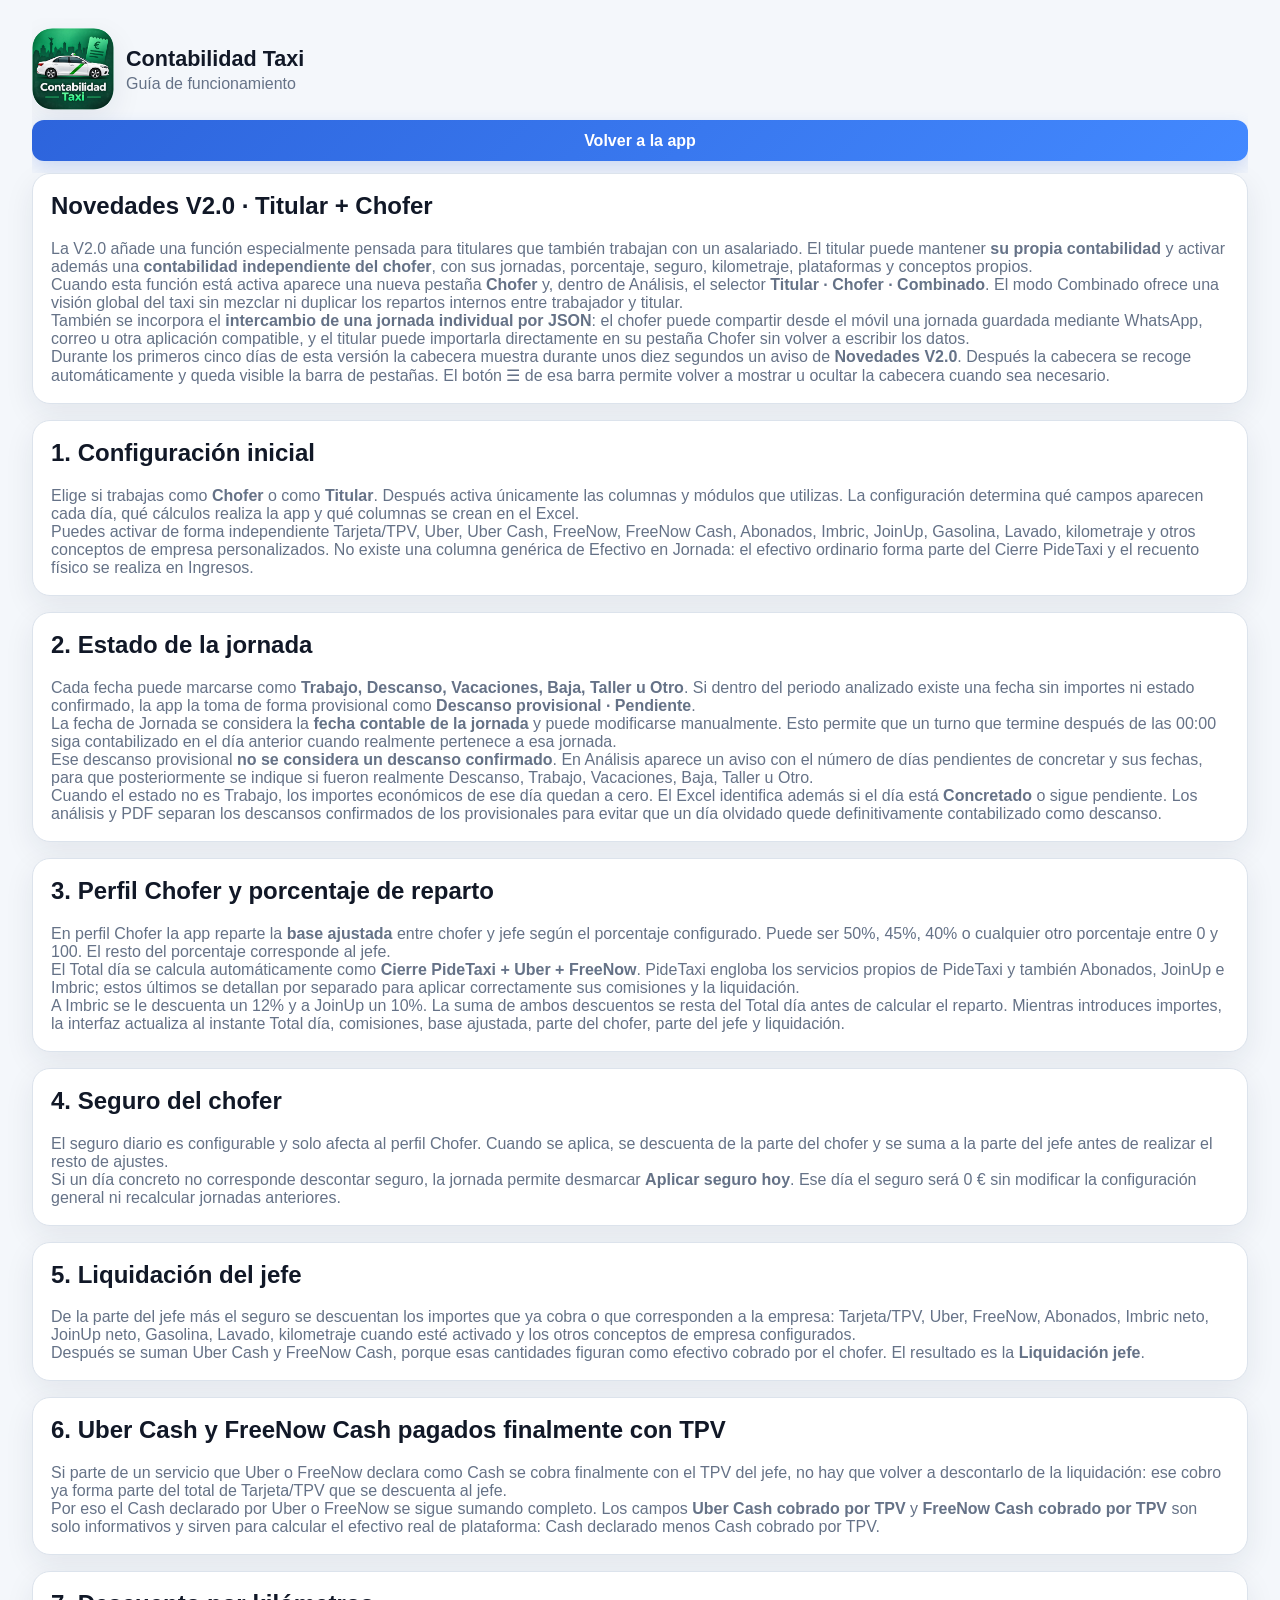
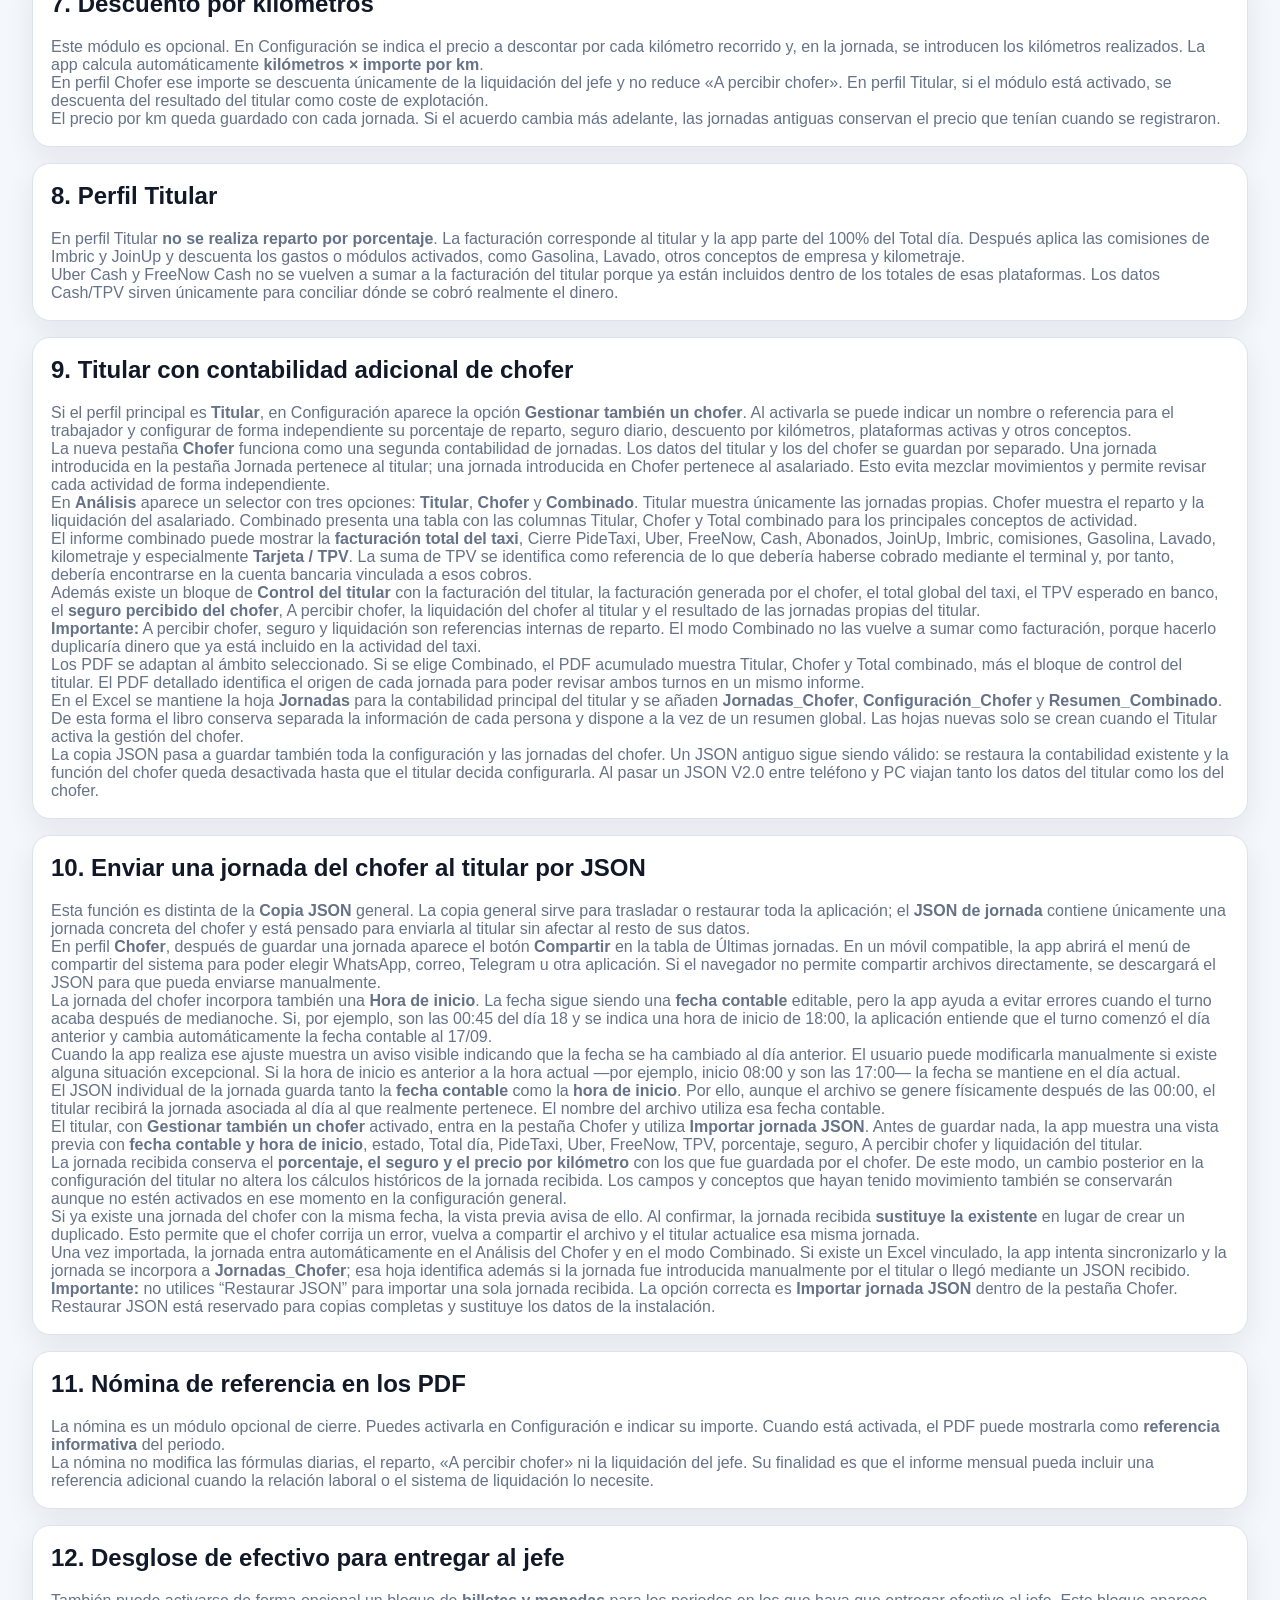
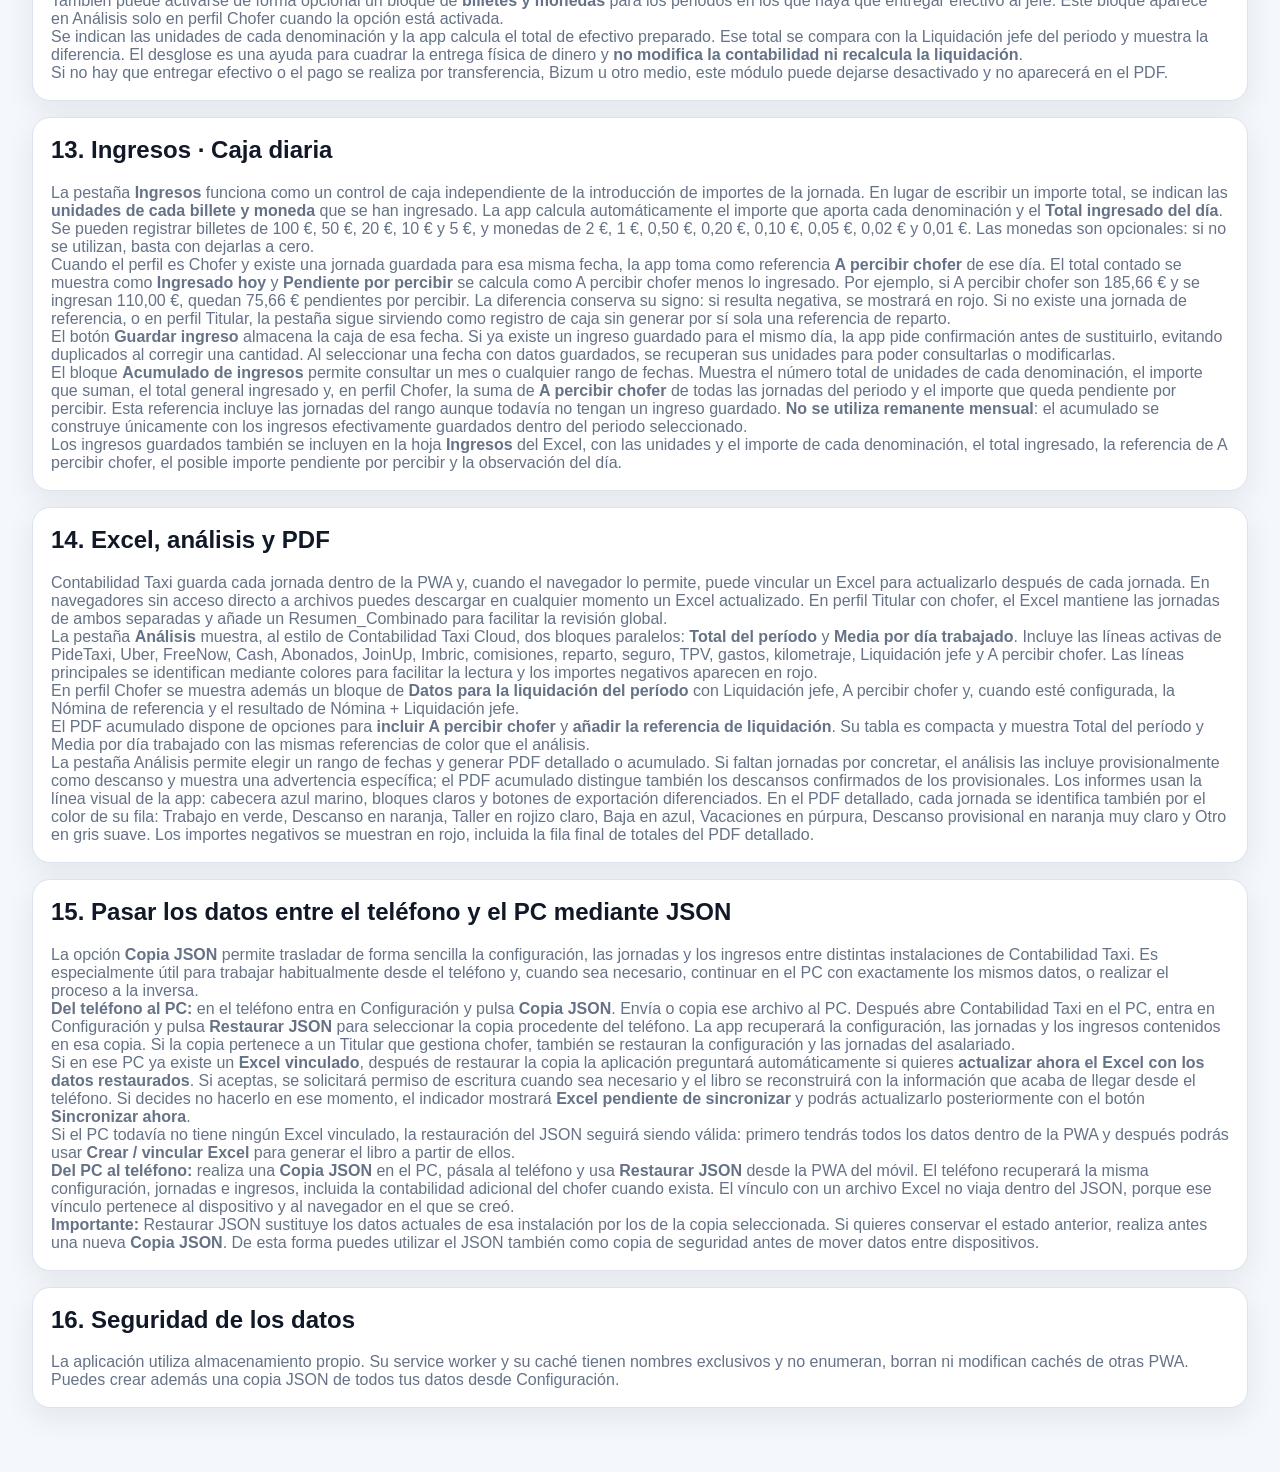
<file: instrucciones.html>
<!doctype html>
<html lang="es" data-theme="system">
<head>
  <meta charset="utf-8"><meta name="viewport" content="width=device-width,initial-scale=1">
  <meta name="theme-color" content="#111827"><title>Instrucciones · Contabilidad Taxi</title>
  <link rel="manifest" href="manifest.webmanifest"><link rel="stylesheet" href="styles.css"><link rel="icon" href="icon-192.png">
</head>
<body>
<div class="app-shell">
  <header class="topbar">
    <div class="brand"><img src="logo-contabilidad-taxi.png" class="brand-icon brand-logo" alt="Contabilidad Taxi"><div><h1>Contabilidad Taxi</h1><p>Guía de funcionamiento</p></div></div>
    <a class="btn btn-primary" href="index.html">Volver a la app</a>
  </header>

  <section id="novedades-v2" class="card">
    <h2>Novedades V2.0 · Titular + Chofer</h2>
    <p>La V2.0 añade una función especialmente pensada para titulares que también trabajan con un asalariado. El titular puede mantener <b>su propia contabilidad</b> y activar además una <b>contabilidad independiente del chofer</b>, con sus jornadas, porcentaje, seguro, kilometraje, plataformas y conceptos propios.</p>
    <p>Cuando esta función está activa aparece una nueva pestaña <b>Chofer</b> y, dentro de Análisis, el selector <b>Titular · Chofer · Combinado</b>. El modo Combinado ofrece una visión global del taxi sin mezclar ni duplicar los repartos internos entre trabajador y titular.</p>
    <p>También se incorpora el <b>intercambio de una jornada individual por JSON</b>: el chofer puede compartir desde el móvil una jornada guardada mediante WhatsApp, correo u otra aplicación compatible, y el titular puede importarla directamente en su pestaña Chofer sin volver a escribir los datos.</p>
    <p>Durante los primeros cinco días de esta versión la cabecera muestra durante unos diez segundos un aviso de <b>Novedades V2.0</b>. Después la cabecera se recoge automáticamente y queda visible la barra de pestañas. El botón ☰ de esa barra permite volver a mostrar u ocultar la cabecera cuando sea necesario.</p>
  </section>

  <section class="card">
    <h2>1. Configuración inicial</h2>
    <p>Elige si trabajas como <b>Chofer</b> o como <b>Titular</b>. Después activa únicamente las columnas y módulos que utilizas. La configuración determina qué campos aparecen cada día, qué cálculos realiza la app y qué columnas se crean en el Excel.</p>
    <p>Puedes activar de forma independiente Tarjeta/TPV, Uber, Uber Cash, FreeNow, FreeNow Cash, Abonados, Imbric, JoinUp, Gasolina, Lavado, kilometraje y otros conceptos de empresa personalizados. No existe una columna genérica de Efectivo en Jornada: el efectivo ordinario forma parte del Cierre PideTaxi y el recuento físico se realiza en Ingresos.</p>
  </section>

  <section class="card">
    <h2>2. Estado de la jornada</h2>
    <p>Cada fecha puede marcarse como <b>Trabajo, Descanso, Vacaciones, Baja, Taller u Otro</b>. Si dentro del periodo analizado existe una fecha sin importes ni estado confirmado, la app la toma de forma provisional como <b>Descanso provisional · Pendiente</b>.</p>
    <p>La fecha de Jornada se considera la <b>fecha contable de la jornada</b> y puede modificarse manualmente. Esto permite que un turno que termine después de las 00:00 siga contabilizado en el día anterior cuando realmente pertenece a esa jornada.</p>
    <p>Ese descanso provisional <b>no se considera un descanso confirmado</b>. En Análisis aparece un aviso con el número de días pendientes de concretar y sus fechas, para que posteriormente se indique si fueron realmente Descanso, Trabajo, Vacaciones, Baja, Taller u Otro.</p>
    <p>Cuando el estado no es Trabajo, los importes económicos de ese día quedan a cero. El Excel identifica además si el día está <b>Concretado</b> o sigue pendiente. Los análisis y PDF separan los descansos confirmados de los provisionales para evitar que un día olvidado quede definitivamente contabilizado como descanso.</p>
  </section>

  <section class="card">
    <h2>3. Perfil Chofer y porcentaje de reparto</h2>
    <p>En perfil Chofer la app reparte la <b>base ajustada</b> entre chofer y jefe según el porcentaje configurado. Puede ser 50%, 45%, 40% o cualquier otro porcentaje entre 0 y 100. El resto del porcentaje corresponde al jefe.</p>
    <p>El Total día se calcula automáticamente como <b>Cierre PideTaxi + Uber + FreeNow</b>. PideTaxi engloba los servicios propios de PideTaxi y también Abonados, JoinUp e Imbric; estos últimos se detallan por separado para aplicar correctamente sus comisiones y la liquidación.</p>
    <p>A Imbric se le descuenta un 12% y a JoinUp un 10%. La suma de ambos descuentos se resta del Total día antes de calcular el reparto. Mientras introduces importes, la interfaz actualiza al instante Total día, comisiones, base ajustada, parte del chofer, parte del jefe y liquidación.</p>
  </section>

  <section class="card">
    <h2>4. Seguro del chofer</h2>
    <p>El seguro diario es configurable y solo afecta al perfil Chofer. Cuando se aplica, se descuenta de la parte del chofer y se suma a la parte del jefe antes de realizar el resto de ajustes.</p>
    <p>Si un día concreto no corresponde descontar seguro, la jornada permite desmarcar <b>Aplicar seguro hoy</b>. Ese día el seguro será 0 € sin modificar la configuración general ni recalcular jornadas anteriores.</p>
  </section>

  <section class="card">
    <h2>5. Liquidación del jefe</h2>
    <p>De la parte del jefe más el seguro se descuentan los importes que ya cobra o que corresponden a la empresa: Tarjeta/TPV, Uber, FreeNow, Abonados, Imbric neto, JoinUp neto, Gasolina, Lavado, kilometraje cuando esté activado y los otros conceptos de empresa configurados.</p>
    <p>Después se suman Uber Cash y FreeNow Cash, porque esas cantidades figuran como efectivo cobrado por el chofer. El resultado es la <b>Liquidación jefe</b>.</p>
  </section>

  <section class="card">
    <h2>6. Uber Cash y FreeNow Cash pagados finalmente con TPV</h2>
    <p>Si parte de un servicio que Uber o FreeNow declara como Cash se cobra finalmente con el TPV del jefe, no hay que volver a descontarlo de la liquidación: ese cobro ya forma parte del total de Tarjeta/TPV que se descuenta al jefe.</p>
    <p>Por eso el Cash declarado por Uber o FreeNow se sigue sumando completo. Los campos <b>Uber Cash cobrado por TPV</b> y <b>FreeNow Cash cobrado por TPV</b> son solo informativos y sirven para calcular el efectivo real de plataforma: Cash declarado menos Cash cobrado por TPV.</p>
  </section>

  <section class="card">
    <h2>7. Descuento por kilómetros</h2>
    <p>Este módulo es opcional. En Configuración se indica el precio a descontar por cada kilómetro recorrido y, en la jornada, se introducen los kilómetros realizados. La app calcula automáticamente <b>kilómetros × importe por km</b>.</p>
    <p>En perfil Chofer ese importe se descuenta únicamente de la liquidación del jefe y no reduce «A percibir chofer». En perfil Titular, si el módulo está activado, se descuenta del resultado del titular como coste de explotación.</p>
    <p>El precio por km queda guardado con cada jornada. Si el acuerdo cambia más adelante, las jornadas antiguas conservan el precio que tenían cuando se registraron.</p>
  </section>

  <section class="card">
    <h2>8. Perfil Titular</h2>
    <p>En perfil Titular <b>no se realiza reparto por porcentaje</b>. La facturación corresponde al titular y la app parte del 100% del Total día. Después aplica las comisiones de Imbric y JoinUp y descuenta los gastos o módulos activados, como Gasolina, Lavado, otros conceptos de empresa y kilometraje.</p>
    <p>Uber Cash y FreeNow Cash no se vuelven a sumar a la facturación del titular porque ya están incluidos dentro de los totales de esas plataformas. Los datos Cash/TPV sirven únicamente para conciliar dónde se cobró realmente el dinero.</p>
  </section>

  <section class="card">
    <h2>9. Titular con contabilidad adicional de chofer</h2>
    <p>Si el perfil principal es <b>Titular</b>, en Configuración aparece la opción <b>Gestionar también un chofer</b>. Al activarla se puede indicar un nombre o referencia para el trabajador y configurar de forma independiente su porcentaje de reparto, seguro diario, descuento por kilómetros, plataformas activas y otros conceptos.</p>
    <p>La nueva pestaña <b>Chofer</b> funciona como una segunda contabilidad de jornadas. Los datos del titular y los del chofer se guardan por separado. Una jornada introducida en la pestaña Jornada pertenece al titular; una jornada introducida en Chofer pertenece al asalariado. Esto evita mezclar movimientos y permite revisar cada actividad de forma independiente.</p>
    <p>En <b>Análisis</b> aparece un selector con tres opciones: <b>Titular</b>, <b>Chofer</b> y <b>Combinado</b>. Titular muestra únicamente las jornadas propias. Chofer muestra el reparto y la liquidación del asalariado. Combinado presenta una tabla con las columnas Titular, Chofer y Total combinado para los principales conceptos de actividad.</p>
    <p>El informe combinado puede mostrar la <b>facturación total del taxi</b>, Cierre PideTaxi, Uber, FreeNow, Cash, Abonados, JoinUp, Imbric, comisiones, Gasolina, Lavado, kilometraje y especialmente <b>Tarjeta / TPV</b>. La suma de TPV se identifica como referencia de lo que debería haberse cobrado mediante el terminal y, por tanto, debería encontrarse en la cuenta bancaria vinculada a esos cobros.</p>
    <p>Además existe un bloque de <b>Control del titular</b> con la facturación del titular, la facturación generada por el chofer, el total global del taxi, el TPV esperado en banco, el <b>seguro percibido del chofer</b>, A percibir chofer, la liquidación del chofer al titular y el resultado de las jornadas propias del titular.</p>
    <p><b>Importante:</b> A percibir chofer, seguro y liquidación son referencias internas de reparto. El modo Combinado no las vuelve a sumar como facturación, porque hacerlo duplicaría dinero que ya está incluido en la actividad del taxi.</p>
    <p>Los PDF se adaptan al ámbito seleccionado. Si se elige Combinado, el PDF acumulado muestra Titular, Chofer y Total combinado, más el bloque de control del titular. El PDF detallado identifica el origen de cada jornada para poder revisar ambos turnos en un mismo informe.</p>
    <p>En el Excel se mantiene la hoja <b>Jornadas</b> para la contabilidad principal del titular y se añaden <b>Jornadas_Chofer</b>, <b>Configuración_Chofer</b> y <b>Resumen_Combinado</b>. De esta forma el libro conserva separada la información de cada persona y dispone a la vez de un resumen global. Las hojas nuevas solo se crean cuando el Titular activa la gestión del chofer.</p>
    <p>La copia JSON pasa a guardar también toda la configuración y las jornadas del chofer. Un JSON antiguo sigue siendo válido: se restaura la contabilidad existente y la función del chofer queda desactivada hasta que el titular decida configurarla. Al pasar un JSON V2.0 entre teléfono y PC viajan tanto los datos del titular como los del chofer.</p>
  </section>

  <section class="card">
    <h2>10. Enviar una jornada del chofer al titular por JSON</h2>
    <p>Esta función es distinta de la <b>Copia JSON</b> general. La copia general sirve para trasladar o restaurar toda la aplicación; el <b>JSON de jornada</b> contiene únicamente una jornada concreta del chofer y está pensado para enviarla al titular sin afectar al resto de sus datos.</p>
    <p>En perfil <b>Chofer</b>, después de guardar una jornada aparece el botón <b>Compartir</b> en la tabla de Últimas jornadas. En un móvil compatible, la app abrirá el menú de compartir del sistema para poder elegir WhatsApp, correo, Telegram u otra aplicación. Si el navegador no permite compartir archivos directamente, se descargará el JSON para que pueda enviarse manualmente.</p>
    <p>La jornada del chofer incorpora también una <b>Hora de inicio</b>. La fecha sigue siendo una <b>fecha contable</b> editable, pero la app ayuda a evitar errores cuando el turno acaba después de medianoche. Si, por ejemplo, son las 00:45 del día 18 y se indica una hora de inicio de 18:00, la aplicación entiende que el turno comenzó el día anterior y cambia automáticamente la fecha contable al 17/09.</p>
    <p>Cuando la app realiza ese ajuste muestra un aviso visible indicando que la fecha se ha cambiado al día anterior. El usuario puede modificarla manualmente si existe alguna situación excepcional. Si la hora de inicio es anterior a la hora actual —por ejemplo, inicio 08:00 y son las 17:00— la fecha se mantiene en el día actual.</p>
    <p>El JSON individual de la jornada guarda tanto la <b>fecha contable</b> como la <b>hora de inicio</b>. Por ello, aunque el archivo se genere físicamente después de las 00:00, el titular recibirá la jornada asociada al día al que realmente pertenece. El nombre del archivo utiliza esa fecha contable.</p>
    <p>El titular, con <b>Gestionar también un chofer</b> activado, entra en la pestaña Chofer y utiliza <b>Importar jornada JSON</b>. Antes de guardar nada, la app muestra una vista previa con <b>fecha contable y hora de inicio</b>, estado, Total día, PideTaxi, Uber, FreeNow, TPV, porcentaje, seguro, A percibir chofer y liquidación del titular.</p>
    <p>La jornada recibida conserva el <b>porcentaje, el seguro y el precio por kilómetro</b> con los que fue guardada por el chofer. De este modo, un cambio posterior en la configuración del titular no altera los cálculos históricos de la jornada recibida. Los campos y conceptos que hayan tenido movimiento también se conservarán aunque no estén activados en ese momento en la configuración general.</p>
    <p>Si ya existe una jornada del chofer con la misma fecha, la vista previa avisa de ello. Al confirmar, la jornada recibida <b>sustituye la existente</b> en lugar de crear un duplicado. Esto permite que el chofer corrija un error, vuelva a compartir el archivo y el titular actualice esa misma jornada.</p>
    <p>Una vez importada, la jornada entra automáticamente en el Análisis del Chofer y en el modo Combinado. Si existe un Excel vinculado, la app intenta sincronizarlo y la jornada se incorpora a <b>Jornadas_Chofer</b>; esa hoja identifica además si la jornada fue introducida manualmente por el titular o llegó mediante un JSON recibido.</p>
    <p><b>Importante:</b> no utilices “Restaurar JSON” para importar una sola jornada recibida. La opción correcta es <b>Importar jornada JSON</b> dentro de la pestaña Chofer. Restaurar JSON está reservado para copias completas y sustituye los datos de la instalación.</p>
  </section>

  <section class="card">
    <h2>11. Nómina de referencia en los PDF</h2>
    <p>La nómina es un módulo opcional de cierre. Puedes activarla en Configuración e indicar su importe. Cuando está activada, el PDF puede mostrarla como <b>referencia informativa</b> del periodo.</p>
    <p>La nómina no modifica las fórmulas diarias, el reparto, «A percibir chofer» ni la liquidación del jefe. Su finalidad es que el informe mensual pueda incluir una referencia adicional cuando la relación laboral o el sistema de liquidación lo necesite.</p>
  </section>

  <section class="card">
    <h2>12. Desglose de efectivo para entregar al jefe</h2>
    <p>También puede activarse de forma opcional un bloque de <b>billetes y monedas</b> para los periodos en los que haya que entregar efectivo al jefe. Este bloque aparece en Análisis solo en perfil Chofer cuando la opción está activada.</p>
    <p>Se indican las unidades de cada denominación y la app calcula el total de efectivo preparado. Ese total se compara con la Liquidación jefe del periodo y muestra la diferencia. El desglose es una ayuda para cuadrar la entrega física de dinero y <b>no modifica la contabilidad ni recalcula la liquidación</b>.</p>
    <p>Si no hay que entregar efectivo o el pago se realiza por transferencia, Bizum u otro medio, este módulo puede dejarse desactivado y no aparecerá en el PDF.</p>
  </section>

  <section class="card">
    <h2>13. Ingresos · Caja diaria</h2>
    <p>La pestaña <b>Ingresos</b> funciona como un control de caja independiente de la introducción de importes de la jornada. En lugar de escribir un importe total, se indican las <b>unidades de cada billete y moneda</b> que se han ingresado. La app calcula automáticamente el importe que aporta cada denominación y el <b>Total ingresado del día</b>.</p>
    <p>Se pueden registrar billetes de 100 €, 50 €, 20 €, 10 € y 5 €, y monedas de 2 €, 1 €, 0,50 €, 0,20 €, 0,10 €, 0,05 €, 0,02 € y 0,01 €. Las monedas son opcionales: si no se utilizan, basta con dejarlas a cero.</p>
    <p>Cuando el perfil es Chofer y existe una jornada guardada para esa misma fecha, la app toma como referencia <b>A percibir chofer</b> de ese día. El total contado se muestra como <b>Ingresado hoy</b> y <b>Pendiente por percibir</b> se calcula como A percibir chofer menos lo ingresado. Por ejemplo, si A percibir chofer son 185,66 € y se ingresan 110,00 €, quedan 75,66 € pendientes por percibir. La diferencia conserva su signo: si resulta negativa, se mostrará en rojo. Si no existe una jornada de referencia, o en perfil Titular, la pestaña sigue sirviendo como registro de caja sin generar por sí sola una referencia de reparto.</p>
    <p>El botón <b>Guardar ingreso</b> almacena la caja de esa fecha. Si ya existe un ingreso guardado para el mismo día, la app pide confirmación antes de sustituirlo, evitando duplicados al corregir una cantidad. Al seleccionar una fecha con datos guardados, se recuperan sus unidades para poder consultarlas o modificarlas.</p>
    <p>El bloque <b>Acumulado de ingresos</b> permite consultar un mes o cualquier rango de fechas. Muestra el número total de unidades de cada denominación, el importe que suman, el total general ingresado y, en perfil Chofer, la suma de <b>A percibir chofer</b> de todas las jornadas del periodo y el importe que queda pendiente por percibir. Esta referencia incluye las jornadas del rango aunque todavía no tengan un ingreso guardado. <b>No se utiliza remanente mensual</b>: el acumulado se construye únicamente con los ingresos efectivamente guardados dentro del periodo seleccionado.</p>
    <p>Los ingresos guardados también se incluyen en la hoja <b>Ingresos</b> del Excel, con las unidades y el importe de cada denominación, el total ingresado, la referencia de A percibir chofer, el posible importe pendiente por percibir y la observación del día.</p>
  </section>

  <section class="card">
    <h2>14. Excel, análisis y PDF</h2>
    <p>Contabilidad Taxi guarda cada jornada dentro de la PWA y, cuando el navegador lo permite, puede vincular un Excel para actualizarlo después de cada jornada. En navegadores sin acceso directo a archivos puedes descargar en cualquier momento un Excel actualizado. En perfil Titular con chofer, el Excel mantiene las jornadas de ambos separadas y añade un Resumen_Combinado para facilitar la revisión global.</p>
    <p>La pestaña <b>Análisis</b> muestra, al estilo de Contabilidad Taxi Cloud, dos bloques paralelos: <b>Total del período</b> y <b>Media por día trabajado</b>. Incluye las líneas activas de PideTaxi, Uber, FreeNow, Cash, Abonados, JoinUp, Imbric, comisiones, reparto, seguro, TPV, gastos, kilometraje, Liquidación jefe y A percibir chofer. Las líneas principales se identifican mediante colores para facilitar la lectura y los importes negativos aparecen en rojo.</p><p>En perfil Chofer se muestra además un bloque de <b>Datos para la liquidación del período</b> con Liquidación jefe, A percibir chofer y, cuando esté configurada, la Nómina de referencia y el resultado de Nómina + Liquidación jefe.</p><p>El PDF acumulado dispone de opciones para <b>incluir A percibir chofer</b> y <b>añadir la referencia de liquidación</b>. Su tabla es compacta y muestra Total del período y Media por día trabajado con las mismas referencias de color que el análisis.</p><p>La pestaña Análisis permite elegir un rango de fechas y generar PDF detallado o acumulado. Si faltan jornadas por concretar, el análisis las incluye provisionalmente como descanso y muestra una advertencia específica; el PDF acumulado distingue también los descansos confirmados de los provisionales. Los informes usan la línea visual de la app: cabecera azul marino, bloques claros y botones de exportación diferenciados. En el PDF detallado, cada jornada se identifica también por el color de su fila: Trabajo en verde, Descanso en naranja, Taller en rojizo claro, Baja en azul, Vacaciones en púrpura, Descanso provisional en naranja muy claro y Otro en gris suave. Los importes negativos se muestran en rojo, incluida la fila final de totales del PDF detallado.</p>
  </section>

  <section class="card">
    <h2>15. Pasar los datos entre el teléfono y el PC mediante JSON</h2>
    <p>La opción <b>Copia JSON</b> permite trasladar de forma sencilla la configuración, las jornadas y los ingresos entre distintas instalaciones de Contabilidad Taxi. Es especialmente útil para trabajar habitualmente desde el teléfono y, cuando sea necesario, continuar en el PC con exactamente los mismos datos, o realizar el proceso a la inversa.</p>
    <p><b>Del teléfono al PC:</b> en el teléfono entra en Configuración y pulsa <b>Copia JSON</b>. Envía o copia ese archivo al PC. Después abre Contabilidad Taxi en el PC, entra en Configuración y pulsa <b>Restaurar JSON</b> para seleccionar la copia procedente del teléfono. La app recuperará la configuración, las jornadas y los ingresos contenidos en esa copia. Si la copia pertenece a un Titular que gestiona chofer, también se restauran la configuración y las jornadas del asalariado.</p>
    <p>Si en ese PC ya existe un <b>Excel vinculado</b>, después de restaurar la copia la aplicación preguntará automáticamente si quieres <b>actualizar ahora el Excel con los datos restaurados</b>. Si aceptas, se solicitará permiso de escritura cuando sea necesario y el libro se reconstruirá con la información que acaba de llegar desde el teléfono. Si decides no hacerlo en ese momento, el indicador mostrará <b>Excel pendiente de sincronizar</b> y podrás actualizarlo posteriormente con el botón <b>Sincronizar ahora</b>.</p>
    <p>Si el PC todavía no tiene ningún Excel vinculado, la restauración del JSON seguirá siendo válida: primero tendrás todos los datos dentro de la PWA y después podrás usar <b>Crear / vincular Excel</b> para generar el libro a partir de ellos.</p>
    <p><b>Del PC al teléfono:</b> realiza una <b>Copia JSON</b> en el PC, pásala al teléfono y usa <b>Restaurar JSON</b> desde la PWA del móvil. El teléfono recuperará la misma configuración, jornadas e ingresos, incluida la contabilidad adicional del chofer cuando exista. El vínculo con un archivo Excel no viaja dentro del JSON, porque ese vínculo pertenece al dispositivo y al navegador en el que se creó.</p>
    <p><b>Importante:</b> Restaurar JSON sustituye los datos actuales de esa instalación por los de la copia seleccionada. Si quieres conservar el estado anterior, realiza antes una nueva <b>Copia JSON</b>. De esta forma puedes utilizar el JSON también como copia de seguridad antes de mover datos entre dispositivos.</p>
  </section>

  <section class="card">
    <h2>16. Seguridad de los datos</h2>
    <p>La aplicación utiliza almacenamiento propio. Su service worker y su caché tienen nombres exclusivos y no enumeran, borran ni modifican cachés de otras PWA. Puedes crear además una copia JSON de todos tus datos desde Configuración.</p>
  </section>
</div>
<script>
  const savedTheme=localStorage.getItem('taxicuenta_theme')||'system';
  const savedZoom=Number(localStorage.getItem('taxicuenta_zoom')||1);
  document.documentElement.dataset.theme=savedTheme;
  document.documentElement.style.setProperty('--ui-scale',savedZoom);
</script>
</body></html>
</file>
<file: styles.css>
:root{
  --bg:#f4f7fb;--surface:#ffffff;--surface-2:#f8fafc;--text:#111827;--muted:#657287;
  --border:#dce3ec;--accent:#1368e8;--accent-2:#0b4fb8;--good:#0f9d67;--warn:#c47a08;--danger:#c93c3c;
  --shadow:0 10px 30px rgba(20,35,60,.08);--radius:18px;--ui-scale:1;
}
html[data-theme="dark"]{--bg:#0b1220;--surface:#111a2b;--surface-2:#172238;--text:#edf3ff;--muted:#9eabc0;--border:#2a3952;--accent:#62a3ff;--accent-2:#8abaff;--good:#46cf95;--warn:#f0b34b;--danger:#ff7a7a;--shadow:0 10px 30px rgba(0,0,0,.25)}
@media(prefers-color-scheme:dark){html[data-theme="system"]{--bg:#0b1220;--surface:#111a2b;--surface-2:#172238;--text:#edf3ff;--muted:#9eabc0;--border:#2a3952;--accent:#62a3ff;--accent-2:#8abaff;--good:#46cf95;--warn:#f0b34b;--danger:#ff7a7a;--shadow:0 10px 30px rgba(0,0,0,.25)}}
*{box-sizing:border-box}html{background:var(--bg)}body{margin:0;background:var(--bg);color:var(--text);font-family:Inter,Segoe UI,Roboto,Arial,sans-serif;font-size:calc(16px * var(--ui-scale));transition:background .2s,color .2s}.app-shell{width:min(1480px,100%);margin:0 auto;padding:18px clamp(12px,2.5vw,34px) 48px}.topbar{display:flex;align-items:center;justify-content:space-between;gap:18px;margin-bottom:14px}.brand{display:flex;align-items:center;gap:12px}.brand-icon{width:52px;height:52px;border-radius:14px;box-shadow:var(--shadow);object-fit:cover}.brand-logo{width:82px;height:82px;border-radius:20px;flex:0 0 auto}h1,h2,h3,p{margin-top:0}h1{font-size:1.35em;margin-bottom:3px}.brand p,.section-heading p,.card p{color:var(--muted);margin-bottom:0}.top-actions,.button-row,.form-actions,.toolbar-group,.range-row,.quick-range{display:flex;align-items:center;gap:10px;flex-wrap:wrap}.btn,.tab,.chip,.icon-btn{border:0;font:inherit;cursor:pointer}.btn{border-radius:12px;padding:.72em 1em;font-weight:700;text-decoration:none;display:inline-flex;align-items:center;justify-content:center;gap:7px}.btn-primary{background:var(--accent);color:#fff}.btn-primary:hover{background:var(--accent-2)}.btn-secondary{background:var(--surface-2);color:var(--text);border:1px solid var(--border)}.btn-ghost{color:var(--accent);background:transparent}.toolbar{display:flex;justify-content:space-between;align-items:center;gap:14px;flex-wrap:wrap}.compact-card{padding:10px 14px}.toolbar-label{font-size:.78em;color:var(--muted);font-weight:800;text-transform:uppercase;letter-spacing:.05em}.icon-btn{width:36px;height:36px;border-radius:10px;background:var(--surface-2);border:1px solid var(--border);color:var(--text);font-weight:800}.status-pill{display:inline-flex;padding:7px 10px;border-radius:999px;background:var(--surface-2);border:1px solid var(--border);color:var(--muted);font-size:.82em;font-weight:700}.status-pill.ok{color:var(--good);border-color:color-mix(in srgb,var(--good) 35%,var(--border))}.tabs{display:flex;gap:8px;margin:16px 0;overflow:auto;padding-bottom:2px}.tab{padding:10px 16px;border-radius:999px;background:transparent;color:var(--muted);font-weight:800;white-space:nowrap}.tab.active{background:var(--text);color:var(--surface)}.tab-panel{display:none}.tab-panel.active{display:block}.section-heading{display:flex;justify-content:space-between;align-items:end;gap:16px;margin:22px 2px 12px}.section-heading h2{font-size:1.55em;margin-bottom:5px}.card{background:var(--surface);border:1px solid var(--border);border-radius:var(--radius);box-shadow:var(--shadow);padding:18px;margin-bottom:16px}.form-card{padding:22px}.form-grid{display:grid;grid-template-columns:repeat(auto-fit,minmax(220px,1fr));gap:14px;margin-bottom:16px}.fixed-grid{grid-template-columns:minmax(180px,.7fr) minmax(240px,1fr) minmax(240px,1fr)}.field{display:flex;flex-direction:column;gap:7px}.field>span{font-size:.83em;font-weight:800;color:var(--muted)}input,select,textarea{width:100%;border:1px solid var(--border);background:var(--surface-2);color:var(--text);border-radius:12px;padding:.78em .85em;font:inherit;outline:none}input:focus,select:focus,textarea:focus{border-color:var(--accent);box-shadow:0 0 0 3px color-mix(in srgb,var(--accent) 18%,transparent)}textarea{resize:vertical}.money-input{position:relative}.money-input input{padding-right:2.6em}.money-input b{position:absolute;right:.85em;top:50%;transform:translateY(-50%);color:var(--muted)}.emphasis-field input{font-size:1.2em;font-weight:800}.money-input input[readonly]{background:color-mix(in srgb,var(--accent) 8%,var(--surface-2));color:var(--accent);cursor:default}.field-wide{grid-column:1/-1;margin-bottom:16px}.calc-panel{display:grid;grid-template-columns:repeat(auto-fit,minmax(175px,1fr));gap:10px;background:var(--surface-2);border:1px solid var(--border);padding:14px;border-radius:16px;margin:14px 0 18px}.calc-item{padding:10px 12px;border-radius:12px;background:var(--surface)}.calc-item small{display:block;color:var(--muted);margin-bottom:4px}.calc-item strong{font-size:1.12em}.calc-item.primary strong{color:var(--accent)}.calc-item.good strong{color:var(--good)}.form-actions{justify-content:flex-end}.card-title-row{display:flex;align-items:center;justify-content:space-between;gap:16px}.wrap-row{align-items:flex-start;flex-wrap:wrap}.table-wrap{width:100%;overflow:auto;border-radius:13px;border:1px solid var(--border)}table{width:100%;border-collapse:collapse;min-width:720px;background:var(--surface)}th,td{padding:11px 12px;text-align:right;border-bottom:1px solid var(--border);white-space:nowrap;font-variant-numeric:tabular-nums}th{position:sticky;top:0;background:var(--surface-2);color:var(--muted);font-size:.78em;text-transform:uppercase;letter-spacing:.03em}th:first-child,td:first-child{text-align:left}.row-actions{text-align:center!important}.mini-btn{border:0;border-radius:9px;padding:6px 9px;background:var(--surface-2);color:var(--danger);cursor:pointer}.range-row{align-items:end}.range-row .field{min-width:190px}.quick-range{margin-top:12px}.chip{padding:7px 11px;border-radius:999px;background:var(--surface-2);border:1px solid var(--border);color:var(--text)}.kpi-grid{display:grid;grid-template-columns:repeat(auto-fit,minmax(190px,1fr));gap:12px;margin-bottom:16px}.kpi{background:var(--surface);border:1px solid var(--border);border-radius:16px;padding:17px;box-shadow:var(--shadow)}.kpi small{display:block;color:var(--muted);font-weight:700;margin-bottom:7px}.kpi strong{font-size:1.5em}.config-section{padding:4px 0 20px;margin-bottom:18px;border-bottom:1px solid var(--border)}.config-section:last-of-type{border-bottom:0}.choice-grid{display:grid;grid-template-columns:repeat(auto-fit,minmax(260px,1fr));gap:12px;margin-bottom:18px}.choice-card{display:flex;gap:12px;align-items:flex-start;border:1px solid var(--border);background:var(--surface-2);padding:15px;border-radius:14px;cursor:pointer}.choice-card input{width:auto;margin-top:4px}.choice-card span{display:flex;flex-direction:column;gap:4px}.choice-card small{color:var(--muted)}.switch-field{justify-content:flex-end}.switch-field input{width:24px;height:24px}.module-grid{display:grid;grid-template-columns:repeat(auto-fit,minmax(190px,1fr));gap:10px}.module-item{display:flex;align-items:center;gap:10px;padding:12px 13px;border:1px solid var(--border);background:var(--surface-2);border-radius:12px}.module-item input{width:20px;height:20px}.module-item span{font-weight:700}.muted{color:var(--muted)}.custom-list{display:grid;gap:10px}.custom-row{display:grid;grid-template-columns:1fr auto;gap:10px;align-items:center}.file-label{cursor:pointer}.sticky-actions{position:sticky;bottom:10px;padding:10px;background:color-mix(in srgb,var(--surface) 92%,transparent);backdrop-filter:blur(8px);border-radius:14px;border:1px solid var(--border)}.setup-dialog{width:min(650px,calc(100% - 24px));border:0;border-radius:22px;background:var(--surface);color:var(--text);padding:0;box-shadow:0 30px 80px rgba(0,0,0,.28)}.setup-dialog::backdrop{background:rgba(3,10,20,.64);backdrop-filter:blur(4px)}.setup-hero{display:flex;align-items:center;gap:14px;padding:22px;border-bottom:1px solid var(--border)}.setup-hero img{width:64px;height:64px;border-radius:16px}.setup-hero h2{margin-bottom:5px}.setup-body{padding:22px;display:grid;gap:16px}.dialog-actions{display:flex;justify-content:flex-end;gap:10px;padding:18px 22px;border-top:1px solid var(--border)}.toast{position:fixed;left:50%;bottom:24px;transform:translate(-50%,20px);opacity:0;pointer-events:none;background:var(--text);color:var(--surface);padding:10px 15px;border-radius:999px;font-weight:800;box-shadow:var(--shadow);transition:.2s;z-index:99}.toast.show{opacity:1;transform:translate(-50%,0)}.hidden{display:none!important}.empty-state{padding:24px;text-align:center;color:var(--muted)}
@media(max-width:720px){.app-shell{padding:10px 10px 36px}.topbar{align-items:flex-start}.top-actions{justify-content:flex-end}.brand-icon{width:46px;height:46px}.brand-logo{width:68px;height:68px;border-radius:17px}.toolbar-status{width:100%}.fixed-grid{grid-template-columns:1fr}.form-card{padding:16px}.card{padding:14px}.section-heading{align-items:flex-start}.card-title-row{align-items:flex-start}.tabs{position:sticky;top:0;z-index:9;background:color-mix(in srgb,var(--bg) 92%,transparent);backdrop-filter:blur(10px);padding:8px 0}.btn{padding:.7em .85em}.custom-row{grid-template-columns:1fr auto}.range-row .field{min-width:140px;flex:1}.toolbar{align-items:flex-start}}


/* ===== Identidad visual heredada de Contabilidad Taxi Cloud ===== */
.btn-primary{background:linear-gradient(135deg,#2d64dc,#4389ff);color:#fff;box-shadow:0 7px 18px rgba(45,100,220,.20)}
.btn-primary:hover{filter:brightness(1.08);transform:translateY(-1px)}
.btn-success{background:linear-gradient(135deg,#189a64,#2bc781);color:#fff;box-shadow:0 8px 20px rgba(24,154,100,.18)}
.btn-success:hover{filter:brightness(1.08);transform:translateY(-1px)}
.btn-pdf{background:linear-gradient(135deg,#b6404b,#812f39);border-color:#c95b66;color:#fff;box-shadow:0 8px 22px rgba(160,52,65,.18)}
.btn-pdf:hover{filter:brightness(1.08);transform:translateY(-1px)}
.btn-detail-pdf{background:linear-gradient(135deg,#176f72,#26a5a8);color:#fff;box-shadow:0 8px 20px rgba(24,134,137,.18)}
.btn-detail-pdf:hover{filter:brightness(1.08);transform:translateY(-1px)}
.amount-negative,.negative{color:var(--danger)!important;font-weight:800}
.kpi.negative-kpi{border-color:color-mix(in srgb,var(--danger) 42%,var(--border));background:color-mix(in srgb,var(--danger) 7%,var(--surface))}
.kpi.negative-kpi strong{color:var(--danger)}
.calc-item.negative strong{color:var(--danger)!important}
td.total-cell{font-weight:850;background:color-mix(in srgb,#5f96ff 9%,var(--surface))}
td.total-cell.amount-negative{background:color-mix(in srgb,var(--danger) 8%,var(--surface));color:var(--danger)!important}
.day-option{grid-column:1/-1;display:flex;align-items:center;gap:10px;padding:12px 14px;border:1px solid var(--border);background:var(--surface-2);border-radius:12px}
.day-option input{width:21px;height:21px;flex:0 0 auto}
.day-option span{font-weight:800}

/* v1.3 · exportación y cierre */
.btn-pdf{background:linear-gradient(135deg,#b6404b,#812f39);border:1px solid #c95b66;color:#fff;box-shadow:0 8px 22px rgba(160,52,65,.18)}
.btn-detail-pdf{background:linear-gradient(135deg,#176f72,#26a5a8);border:1px solid #3bb4b6;color:#fff;box-shadow:0 8px 20px rgba(24,134,137,.18)}
.btn-export{background:linear-gradient(135deg,#189a64,#2bc781);border:1px solid #40d095;color:#fff;box-shadow:0 8px 20px rgba(24,154,100,.16)}
.btn-pdf:hover,.btn-detail-pdf:hover,.btn-export:hover{filter:brightness(1.08);transform:translateY(-1px)}
.negative{color:var(--danger)!important}.negative-strong{color:var(--danger)!important;font-weight:900!important}
.day-options{display:flex;gap:12px;flex-wrap:wrap;margin:-2px 0 16px}.day-option{display:flex;align-items:center;gap:10px;padding:11px 13px;border:1px solid var(--border);background:var(--surface-2);border-radius:12px;font-weight:700}.day-option input{width:22px;height:22px}
.denomination-grid{display:grid;grid-template-columns:repeat(auto-fit,minmax(115px,1fr));gap:10px;margin-top:14px}.denomination-item{background:var(--surface-2);border:1px solid var(--border);border-radius:12px;padding:10px}.denomination-item label{display:block;color:var(--muted);font-size:.78em;font-weight:800;margin-bottom:6px}.denomination-item input{text-align:center;font-weight:800}.cash-summary{display:flex;justify-content:flex-end;gap:22px;flex-wrap:wrap;margin-top:13px;padding-top:12px;border-top:1px solid var(--border)}.cash-summary b{font-variant-numeric:tabular-nums}.cash-target{text-align:right;padding:10px 13px;background:var(--surface-2);border:1px solid var(--border);border-radius:12px}.cash-target small{display:block;color:var(--muted);font-weight:700}.cash-target strong{font-size:1.2em}
.total-row td{background:#12324a!important;color:white;font-weight:900;border-bottom:0}.total-row td.negative{color:#ff8a80!important}.kpi strong.negative,.calc-item strong.negative{color:var(--danger)!important}

.nonwork-day #dynamicFields,.nonwork-day #customDayFields{opacity:.48;filter:grayscale(.15)}
.nonwork-day .calc-panel{opacity:.78}

/* V1.4 · días sin datos / descanso provisional */
.analysis-notice{margin:-4px 0 16px;padding:13px 15px;border-radius:14px;border:1px solid color-mix(in srgb,#d57b20 45%,var(--border));background:color-mix(in srgb,#d57b20 9%,var(--surface));color:var(--text);line-height:1.45}.analysis-notice b{color:#d57b20}.pending-row td{background:color-mix(in srgb,#d57b20 6%,var(--surface))!important}.pending-row td:nth-child(2){color:#d57b20;font-weight:800}


/* V1.5 · Cabecera compacta y navegación siempre visible */
.topbar{display:flex;flex-direction:column;align-items:stretch;justify-content:flex-start;gap:10px;margin-bottom:0;padding:10px 0 12px}
.topbar-main{display:flex;align-items:center;justify-content:space-between;gap:18px;flex-wrap:wrap}
.brand{display:flex;align-items:center;gap:12px;min-width:0}
.brand-copy{min-width:0}
.header-primary-tools{display:flex;align-items:center;gap:10px;flex-wrap:wrap;margin-left:auto}
.header-secondary-tools{display:flex;align-items:center;justify-content:flex-end;gap:10px;flex-wrap:wrap;padding-top:8px;border-top:1px solid var(--border)}
.theme-group{padding:5px 7px;border-radius:13px;background:var(--surface);border:1px solid var(--border);box-shadow:var(--shadow)}
.instructions-btn{min-height:36px;white-space:nowrap}
.tabs.tabs-sticky{position:sticky;top:0;z-index:60;margin:0 0 16px;padding:9px 0;background:color-mix(in srgb,var(--bg) 94%,transparent);backdrop-filter:blur(12px);-webkit-backdrop-filter:blur(12px);border-bottom:1px solid color-mix(in srgb,var(--border) 75%,transparent);box-shadow:0 8px 18px rgba(10,25,45,.05)}
.tabs.tabs-sticky .tab{flex:0 0 auto}
@media(max-width:720px){
  .topbar{padding-top:4px}
  .brand-logo{width:62px;height:62px;border-radius:16px}
  .brand-copy h1{font-size:1.15em}
  .brand-copy p{font-size:.82em}
  .header-primary-tools{padding-left:0;margin-top:0;width:100%;gap:8px}
  .theme-group{flex:1 1 auto;justify-content:flex-start;gap:7px}
  .instructions-btn{flex:0 0 auto}
  .header-secondary-tools{gap:8px;padding-top:9px}
  .header-secondary-tools .toolbar-status{flex:1 1 100%}
  .tabs.tabs-sticky{top:0;z-index:70;margin-left:-10px;margin-right:-10px;padding:8px 10px;scrollbar-width:none}
  .tabs.tabs-sticky::-webkit-scrollbar{display:none}
}

/* ===== V1.6 · Ingresos por billetes y monedas ===== */
.income-cash-card{overflow:visible}
.income-topline{display:grid;grid-template-columns:minmax(220px,.55fr) minmax(260px,1fr);gap:14px;align-items:end;margin-bottom:4px}
.income-reference-box{background:linear-gradient(135deg,rgba(28,77,112,.12),rgba(18,50,74,.04));border:1px solid var(--border);border-radius:14px;padding:12px 14px;min-height:74px;display:flex;flex-direction:column;justify-content:center}
.income-reference-box small{color:var(--muted);font-weight:800}.income-reference-box strong{font-size:1.45em;margin-top:2px;font-variant-numeric:tabular-nums}.income-reference-box em{font-size:.72em;color:var(--muted);font-style:normal;margin-top:2px}
.income-denom-section{margin-top:16px}.income-denom-head{display:flex;align-items:end;justify-content:space-between;gap:12px;margin-bottom:8px}.income-denom-head h3{margin:0}.income-denom-head p{margin:0;color:var(--muted);font-size:.78em}
.income-denomination-grid{display:grid;grid-template-columns:repeat(auto-fit,minmax(108px,1fr));gap:9px}
.income-denomination-item{background:var(--surface-2);border:1px solid var(--border);border-radius:13px;padding:10px;text-align:center;box-shadow:0 5px 14px rgba(0,0,0,.05)}
.income-denomination-item span{display:block;font-weight:900;font-size:1.05em;margin-bottom:7px}.income-denomination-item input{width:100%;text-align:center;font-size:1.08em;font-weight:800;border-radius:9px;padding:9px}.income-denomination-item small{display:block;color:var(--muted);font-weight:800;margin-top:7px;font-variant-numeric:tabular-nums}
.income-day-summary{display:grid;grid-template-columns:repeat(3,minmax(0,1fr));gap:10px;margin-top:16px}.income-day-summary>div,.income-kpis>div{background:var(--surface-2);border:1px solid var(--border);border-radius:13px;padding:11px 13px}.income-day-summary small,.income-kpis small{display:block;color:var(--muted);font-size:.75em;font-weight:800}.income-day-summary strong,.income-kpis strong{display:block;font-size:1.25em;margin-top:3px;font-variant-numeric:tabular-nums}.income-note{margin-top:14px}
.income-range-controls{display:flex;gap:7px;align-items:center;flex-wrap:wrap;justify-content:flex-end}.income-range-controls input{background:var(--surface-2);color:var(--text);border:1px solid var(--border);border-radius:9px;padding:8px 9px}
.income-period-summary{margin:12px 0}.income-kpis{display:grid;grid-template-columns:repeat(4,minmax(0,1fr));gap:10px;margin-bottom:12px}.income-denom-summary table{min-width:420px}.income-denom-summary th:nth-child(n+2),.income-denom-summary td:nth-child(n+2){text-align:right}
@media(max-width:760px){.income-topline{grid-template-columns:1fr}.income-day-summary{grid-template-columns:1fr}.income-kpis{grid-template-columns:repeat(2,minmax(0,1fr))}.income-range-controls{justify-content:flex-start}.income-denom-head{align-items:flex-start;flex-direction:column}.income-denomination-grid{grid-template-columns:repeat(2,minmax(0,1fr))}}


/* ===== V1.7 · Análisis estilo Contabilidad Taxi Cloud ===== */
.analysis-day-kpis{grid-template-columns:repeat(auto-fit,minmax(145px,1fr));gap:10px}
.analysis-day-kpis .kpi{padding:13px 15px}.analysis-day-kpis .kpi strong{font-size:1.35em}
.analysis-cloud-summary{padding:16px}.analysis-summary-heading{margin-bottom:12px}.analysis-summary-heading h3{margin-bottom:4px}
.analysis-cloud-grid{display:grid;grid-template-columns:repeat(2,minmax(0,1fr));gap:14px;align-items:start}
.analysis-period-block{min-width:0;background:color-mix(in srgb,var(--surface-2) 68%,var(--surface));border:1px solid var(--border);border-radius:16px;padding:12px;overflow:hidden}
.analysis-period-block.average-block{border-color:color-mix(in srgb,#35c989 28%,var(--border));background:linear-gradient(145deg,color-mix(in srgb,#35c989 5%,var(--surface)),var(--surface))}
.analysis-block-head{display:flex;align-items:flex-end;justify-content:space-between;gap:12px;margin:0 2px 9px}.analysis-block-head h3{margin:0;font-size:1.05em}.analysis-block-head small{color:var(--muted);font-size:.72em;text-align:right}.eyebrow{display:block;color:var(--muted);font-size:.67em;font-weight:900;letter-spacing:.12em;margin-bottom:4px}
.analysis-money-list{border:1px solid var(--border);border-radius:12px;overflow:hidden;background:var(--surface)}
.analysis-money-row{display:grid;grid-template-columns:minmax(0,1.5fr) minmax(110px,.7fr);align-items:center;min-height:36px;border-bottom:1px solid var(--border);position:relative}.analysis-money-row:last-child{border-bottom:0}.analysis-money-row:nth-child(odd){background:color-mix(in srgb,var(--surface-2) 60%,var(--surface))}.analysis-money-row span,.analysis-money-row strong{padding:8px 11px}.analysis-money-row span{color:var(--muted);font-size:.82em}.analysis-money-row strong{border-left:1px solid var(--border);text-align:right;font-size:.88em;font-variant-numeric:tabular-nums}.analysis-money-row[class*="tone-"] span,.analysis-money-row[class*="tone-"] strong{font-weight:900;color:var(--text)}.analysis-money-row[class*="tone-"]::before{content:"";position:absolute;left:0;top:0;bottom:0;width:4px}
.analysis-money-row.tone-total{background:color-mix(in srgb,#5f96ff 12%,var(--surface))}.analysis-money-row.tone-total::before{background:#5f96ff}
.analysis-money-row.tone-pidetaxi{background:color-mix(in srgb,#f0bd50 12%,var(--surface))}.analysis-money-row.tone-pidetaxi::before{background:#f0bd50}
.analysis-money-row.tone-uber{background:color-mix(in srgb,#9c7cff 12%,var(--surface))}.analysis-money-row.tone-uber::before{background:#9c7cff}
.analysis-money-row.tone-freenow{background:color-mix(in srgb,#39b9a6 11%,var(--surface))}.analysis-money-row.tone-freenow::before{background:#39b9a6}
.analysis-money-row.tone-card{background:color-mix(in srgb,#3dc1d3 11%,var(--surface))}.analysis-money-row.tone-card::before{background:#3dc1d3}
.analysis-money-row.tone-boss{background:color-mix(in srgb,#f0944d 12%,var(--surface))}.analysis-money-row.tone-boss::before{background:#f0944d}
.analysis-money-row.tone-remain{background:color-mix(in srgb,#35c989 13%,var(--surface))}.analysis-money-row.tone-remain::before{background:#35c989}
.analysis-liquidation-card{padding:16px}.analysis-liquidation-grid{display:grid;grid-template-columns:repeat(auto-fit,minmax(190px,1fr));gap:10px}.analysis-liquidation-item{border:1px solid var(--border);background:var(--surface-2);border-radius:14px;padding:13px 14px;min-height:82px}.analysis-liquidation-item small{display:block;color:var(--muted);font-weight:800;font-size:.76em}.analysis-liquidation-item strong{display:block;font-size:1.35em;margin-top:7px;text-align:right;font-variant-numeric:tabular-nums}.analysis-liquidation-item em{display:block;color:var(--muted);font-style:normal;font-size:.7em;margin-top:3px;text-align:right}.analysis-liquidation-item.boss{border-color:color-mix(in srgb,#f0944d 40%,var(--border));background:color-mix(in srgb,#f0944d 6%,var(--surface))}.analysis-liquidation-item.reference{border-color:color-mix(in srgb,#35c989 42%,var(--border));background:color-mix(in srgb,#35c989 7%,var(--surface))}.analysis-liquidation-item.reference strong,.analysis-liquidation-item.driver strong{color:var(--good)}
.analysis-export-tools{display:flex;flex-direction:column;align-items:flex-end;gap:9px}.pdf-inline-options{display:flex;gap:8px;flex-wrap:wrap;justify-content:flex-end}.pdf-inline-options label{display:flex;align-items:center;gap:6px;padding:7px 9px;border:1px solid var(--border);border-radius:10px;background:var(--surface-2);font-size:.76em;color:var(--muted);font-weight:750}.pdf-inline-options input{width:17px;height:17px}
@media(max-width:900px){.analysis-cloud-grid{grid-template-columns:1fr}.analysis-export-tools{align-items:flex-start}.pdf-inline-options{justify-content:flex-start}}
@media(max-width:620px){.analysis-money-row{grid-template-columns:minmax(0,1.25fr) minmax(100px,.75fr)}.analysis-money-row span,.analysis-money-row strong{padding:8px 9px}.analysis-liquidation-grid{grid-template-columns:1fr 1fr}}

/* ===== V2.0 · Titular + Chofer, aviso temporal y análisis combinado ===== */
.topbar{max-height:520px;opacity:1;overflow:hidden;transition:max-height .45s ease,opacity .3s ease,padding .35s ease,margin .35s ease}
.topbar.header-collapsed{max-height:0;opacity:0;padding-top:0!important;padding-bottom:0!important;margin:0!important;pointer-events:none}
.version-notice{display:flex;align-items:center;justify-content:space-between;gap:14px;padding:13px 15px;border-radius:16px;border:1px solid color-mix(in srgb,#ff9f2f 55%,var(--border));background:linear-gradient(135deg,color-mix(in srgb,#ff9f2f 22%,var(--surface)),color-mix(in srgb,#5f96ff 10%,var(--surface)));box-shadow:0 10px 28px rgba(180,105,20,.16)}
.version-notice-copy{display:flex;align-items:center;gap:10px;flex-wrap:wrap;line-height:1.35}.version-notice-copy strong{font-size:1.02em}.version-notice-copy span:not(.version-badge){color:var(--text)}.version-notice-copy a{color:var(--accent);font-weight:900;text-decoration:none}.version-notice-copy a:hover{text-decoration:underline}
.version-badge{display:inline-flex;padding:5px 9px;border-radius:999px;background:#d86f17;color:#fff;font-size:.72em;font-weight:950;letter-spacing:.06em;white-space:nowrap}
.version-notice-close{border:0;background:transparent;color:var(--text);font-size:1.45em;line-height:1;cursor:pointer;padding:5px 7px;border-radius:9px}.version-notice-close:hover{background:color-mix(in srgb,var(--text) 8%,transparent)}
.header-toggle-btn{margin-left:auto;flex:0 0 auto;width:38px;height:38px;border-radius:11px;border:1px solid var(--border);background:var(--surface-2);color:var(--text);font-weight:900;cursor:pointer;position:sticky;right:0;box-shadow:var(--shadow)}
.worker-config-panel{margin-top:14px;padding:15px;border:1px solid var(--border);border-radius:16px;background:color-mix(in srgb,var(--surface-2) 72%,var(--surface))}.worker-config-panel h4{margin:16px 0 8px}.worker-enable-field{min-width:240px}.worker-custom-title{margin-top:16px}.worker-custom-title h4{margin:0 0 4px}
.analysis-scope-card{display:flex;align-items:center;justify-content:space-between;gap:14px;flex-wrap:wrap;padding:13px 15px}.analysis-scope-copy{display:flex;flex-direction:column;gap:3px}.analysis-scope-copy span{color:var(--muted);font-size:.82em}.segmented-control{display:inline-flex;gap:4px;padding:4px;border:1px solid var(--border);border-radius:13px;background:var(--surface-2)}.segment{border:0;background:transparent;color:var(--muted);padding:8px 12px;border-radius:9px;font:inherit;font-weight:850;cursor:pointer}.segment.active{background:var(--text);color:var(--surface);box-shadow:0 4px 12px rgba(0,0,0,.12)}
.combined-summary-card{padding:16px}.combined-summary-card .table-wrap{margin-top:10px}.combined-summary-card table{min-width:720px}.combined-summary-card th:first-child,.combined-summary-card td:first-child{text-align:left}.combined-summary-card .combined-total-row td{font-weight:900;background:color-mix(in srgb,#5f96ff 10%,var(--surface))}.combined-summary-card tr.tone-pidetaxi td{background:color-mix(in srgb,#f0bd50 8%,var(--surface))}.combined-summary-card tr.tone-uber td{background:color-mix(in srgb,#9c7cff 8%,var(--surface))}.combined-summary-card tr.tone-freenow td{background:color-mix(in srgb,#39b9a6 7%,var(--surface))}.combined-summary-card tr.tone-card td{background:color-mix(in srgb,#3dc1d3 8%,var(--surface))}.combined-control-block{margin-top:16px;padding-top:15px;border-top:1px solid var(--border)}.combined-control-block h3{margin-bottom:4px}.combined-control-block p{margin-bottom:12px;color:var(--muted)}
.analysis-liquidation-item.bank{border-color:color-mix(in srgb,#3dc1d3 40%,var(--border));background:color-mix(in srgb,#3dc1d3 7%,var(--surface))}.analysis-liquidation-item.insurance{border-color:color-mix(in srgb,#f0bd50 42%,var(--border));background:color-mix(in srgb,#f0bd50 8%,var(--surface))}.analysis-liquidation-item.total{border-color:color-mix(in srgb,#5f96ff 42%,var(--border));background:color-mix(in srgb,#5f96ff 8%,var(--surface))}
#tab-chofer .section-heading h2{display:flex;align-items:center;gap:8px}#tab-chofer .section-heading h2::before{content:"CHOFER";font-size:.46em;letter-spacing:.08em;padding:4px 7px;border-radius:999px;background:color-mix(in srgb,#35c989 14%,var(--surface));color:var(--good);border:1px solid color-mix(in srgb,#35c989 30%,var(--border))}
@media(max-width:760px){.version-notice{align-items:flex-start}.version-notice-copy{display:grid;grid-template-columns:auto 1fr}.version-notice-copy span:not(.version-badge),.version-notice-copy a{grid-column:1/-1}.analysis-scope-card{align-items:flex-start}.segmented-control{width:100%;overflow:auto}.segment{flex:1 0 auto}.analysis-liquidation-grid{grid-template-columns:1fr}.header-toggle-btn{margin-left:4px}}

/* ===== V2.0 · Intercambio de jornada Chofer → Titular ===== */
.driver-share-hint{margin-top:12px;padding:11px 13px;border:1px solid color-mix(in srgb,#35c989 35%,var(--border));border-radius:13px;background:color-mix(in srgb,#35c989 7%,var(--surface));display:flex;gap:8px 12px;align-items:flex-start;flex-wrap:wrap;font-size:.82em}.driver-share-hint b{color:var(--good)}.driver-share-hint span{color:var(--muted);flex:1 1 360px}
.share-day-btn{border-color:color-mix(in srgb,#35c989 45%,var(--border))!important;color:var(--good)!important;background:color-mix(in srgb,#35c989 7%,var(--surface))!important}.share-day-btn:hover{background:color-mix(in srgb,#35c989 14%,var(--surface))!important}
.worker-import-card{border-color:color-mix(in srgb,#5f96ff 30%,var(--border));background:linear-gradient(145deg,color-mix(in srgb,#5f96ff 5%,var(--surface)),var(--surface))}.worker-import-card .card-title-row{align-items:center}.worker-import-card p{max-width:760px}
.import-origin-badge{display:inline-flex;align-items:center;padding:4px 7px;border-radius:999px;background:color-mix(in srgb,#5f96ff 11%,var(--surface));border:1px solid color-mix(in srgb,#5f96ff 32%,var(--border));color:var(--accent);font-size:.72em;font-weight:850;white-space:nowrap}
.worker-import-dialog{width:min(720px,94vw)}.worker-import-hero{border-bottom:1px solid var(--border)}.worker-import-summary{margin-top:4px}.worker-import-grid{display:grid;grid-template-columns:repeat(3,minmax(0,1fr));gap:9px}.worker-import-grid>div{padding:10px 11px;border:1px solid var(--border);border-radius:12px;background:var(--surface-2);min-width:0}.worker-import-grid small{display:block;color:var(--muted);font-size:.7em;font-weight:800;margin-bottom:4px}.worker-import-grid strong{display:block;font-size:.92em;overflow-wrap:anywhere}.worker-import-note{margin-top:10px;padding:10px 12px;border:1px solid var(--border);border-radius:12px;background:var(--surface-2)}.worker-import-note small{color:var(--muted);font-weight:800}.worker-import-note p{margin:5px 0 0}.worker-import-dialog .analysis-notice{margin-top:10px}
@media(max-width:700px){.worker-import-grid{grid-template-columns:1fr 1fr}.worker-import-card .card-title-row{align-items:flex-start}.worker-import-card .file-label{width:100%;justify-content:center}}
@media(max-width:430px){.worker-import-grid{grid-template-columns:1fr}}

/* ===== V2.0 · Hora de inicio y fecha contable automática ===== */
.accounting-date-notice{margin:-2px 0 14px;padding:11px 13px;border-radius:13px;border:1px solid color-mix(in srgb,#f0a13a 48%,var(--border));background:linear-gradient(135deg,color-mix(in srgb,#f0a13a 13%,var(--surface)),color-mix(in srgb,#5f96ff 5%,var(--surface)));color:var(--text);font-size:.84em;line-height:1.42}.accounting-date-notice b{color:#d57b20}.accounting-date-notice.hidden{display:none!important}
</file>
